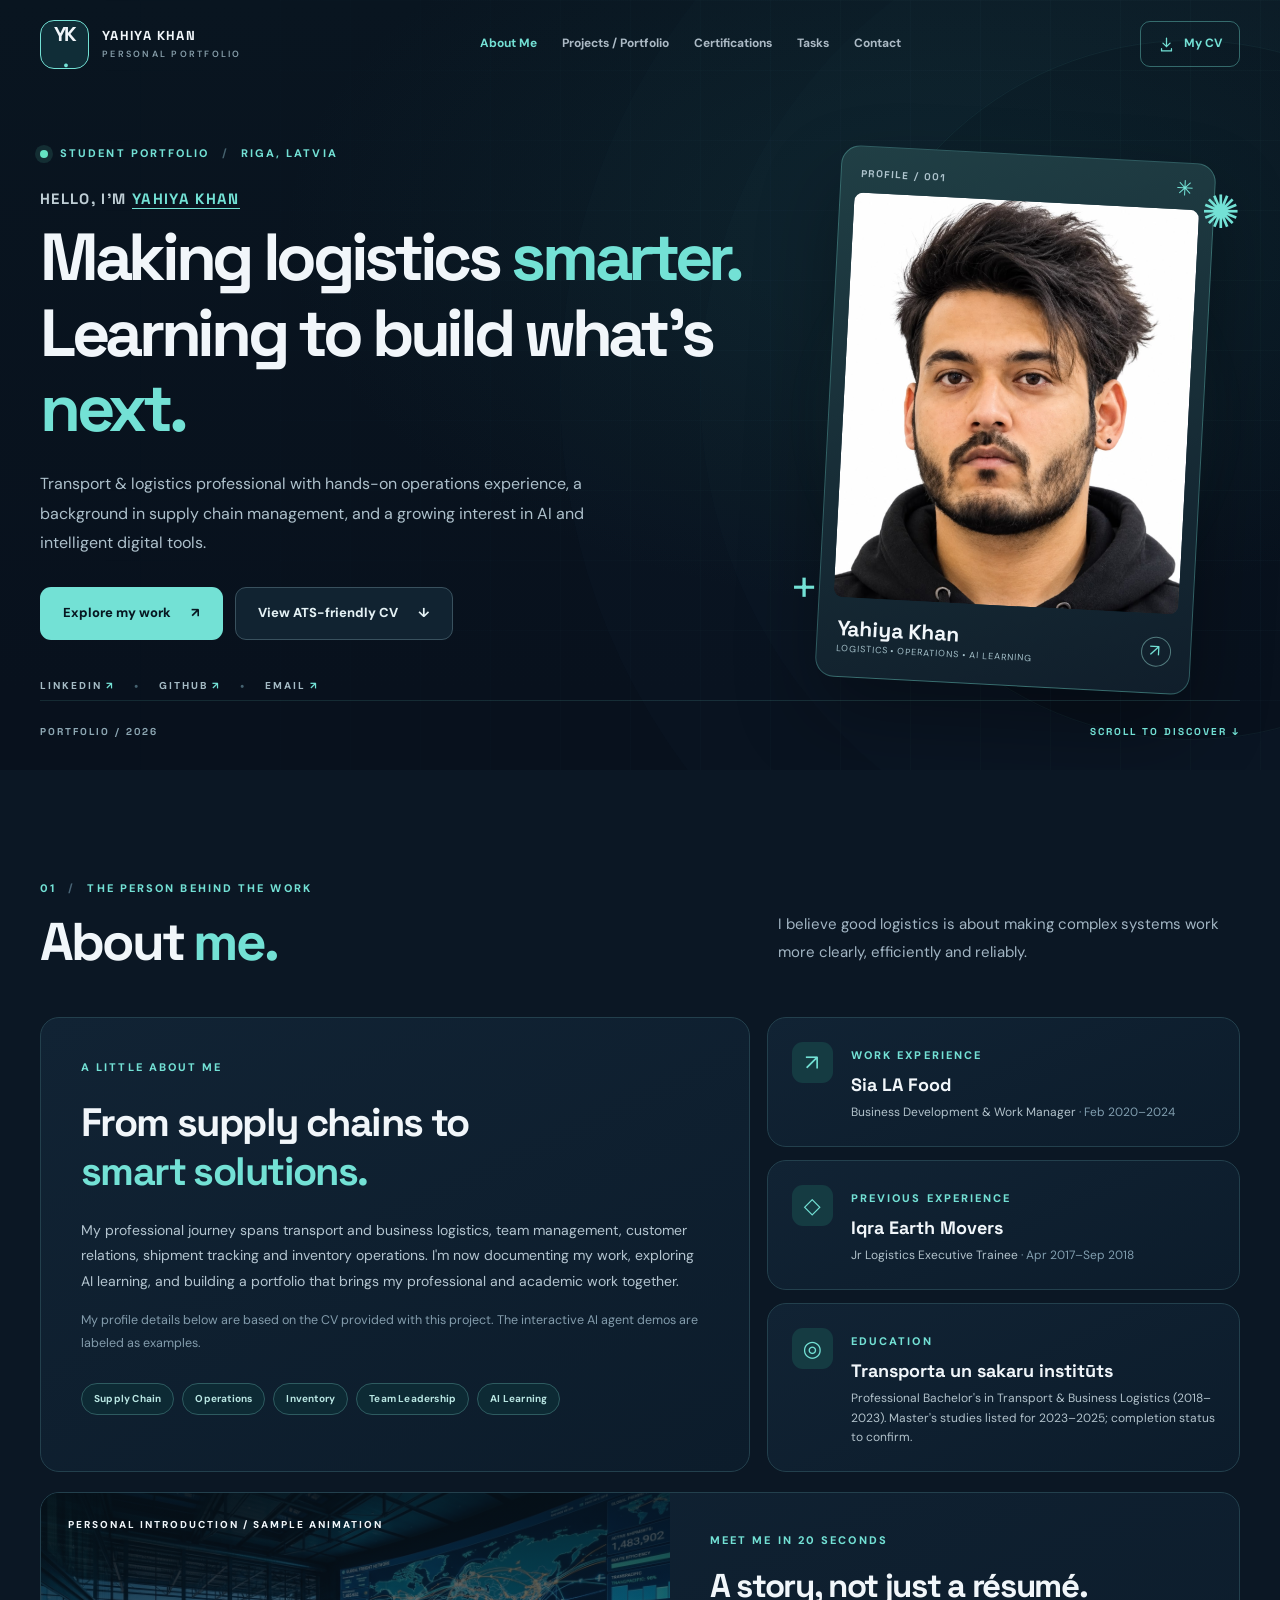
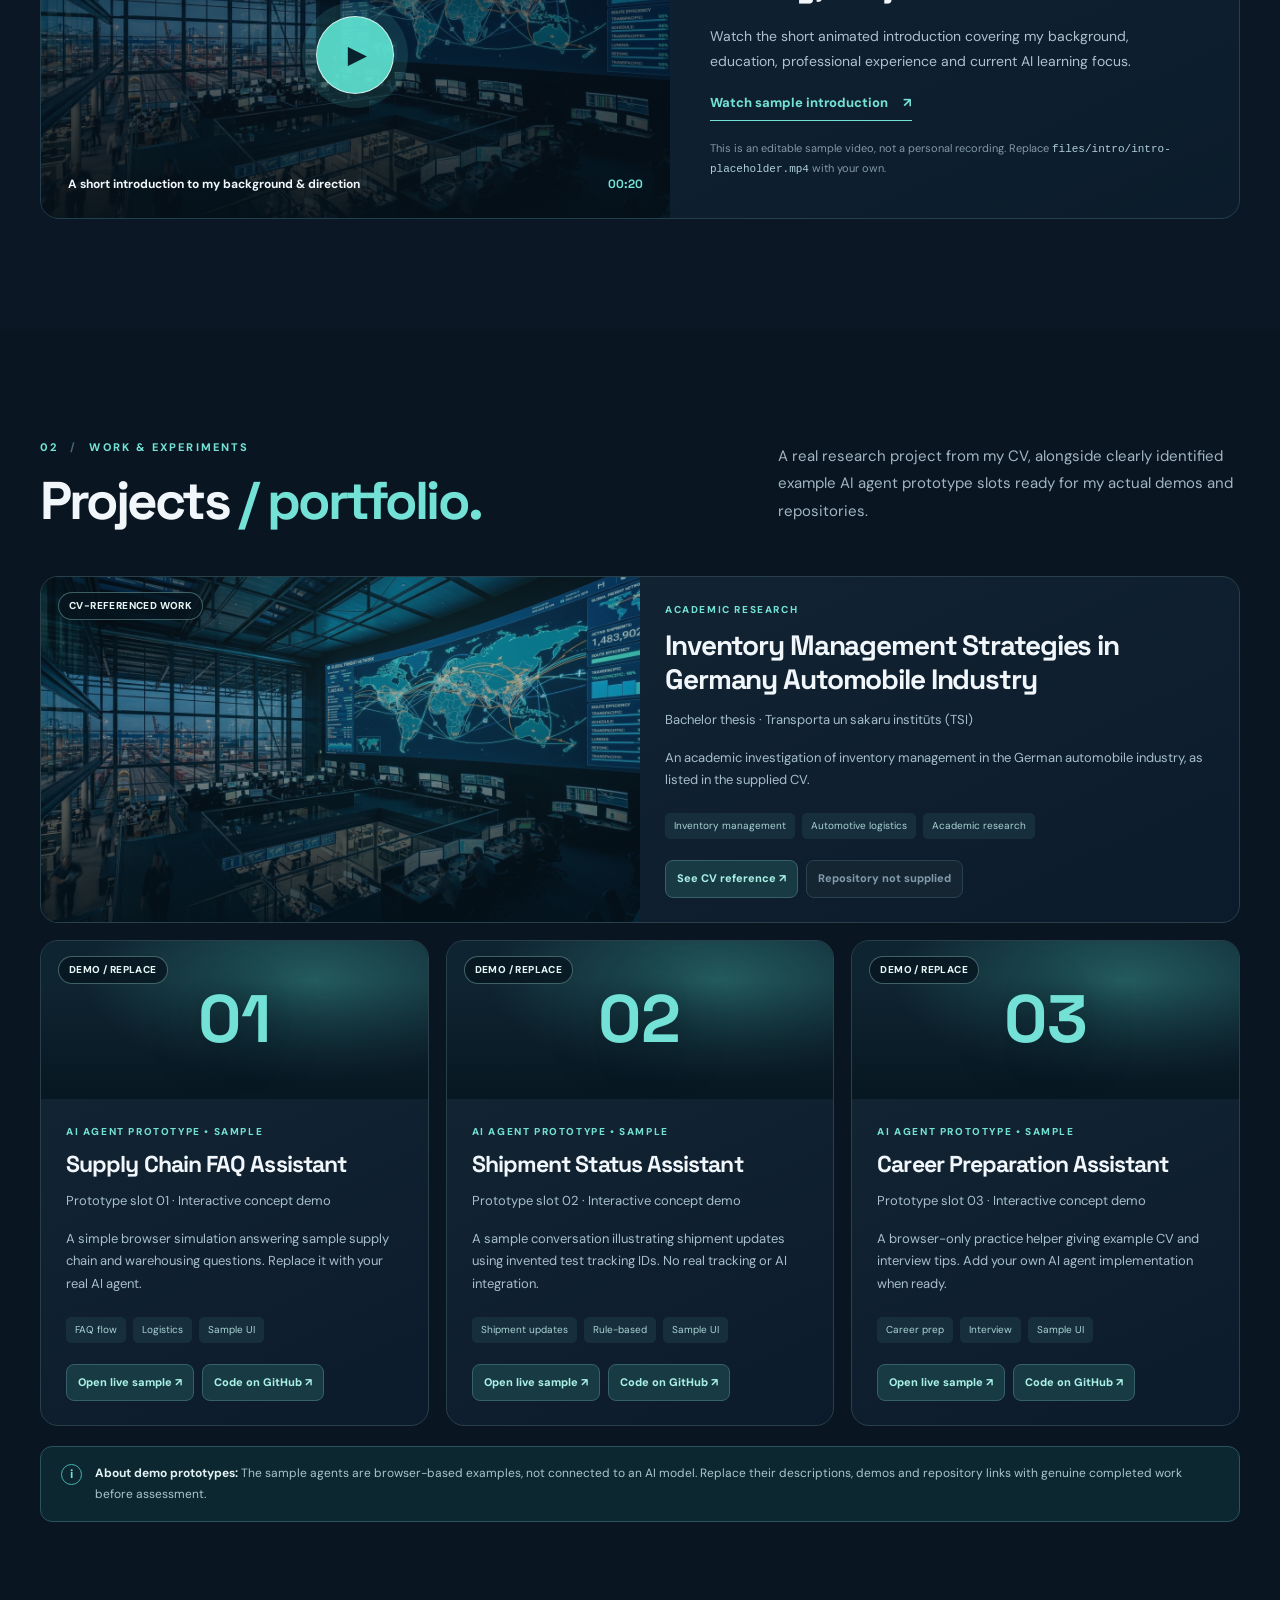
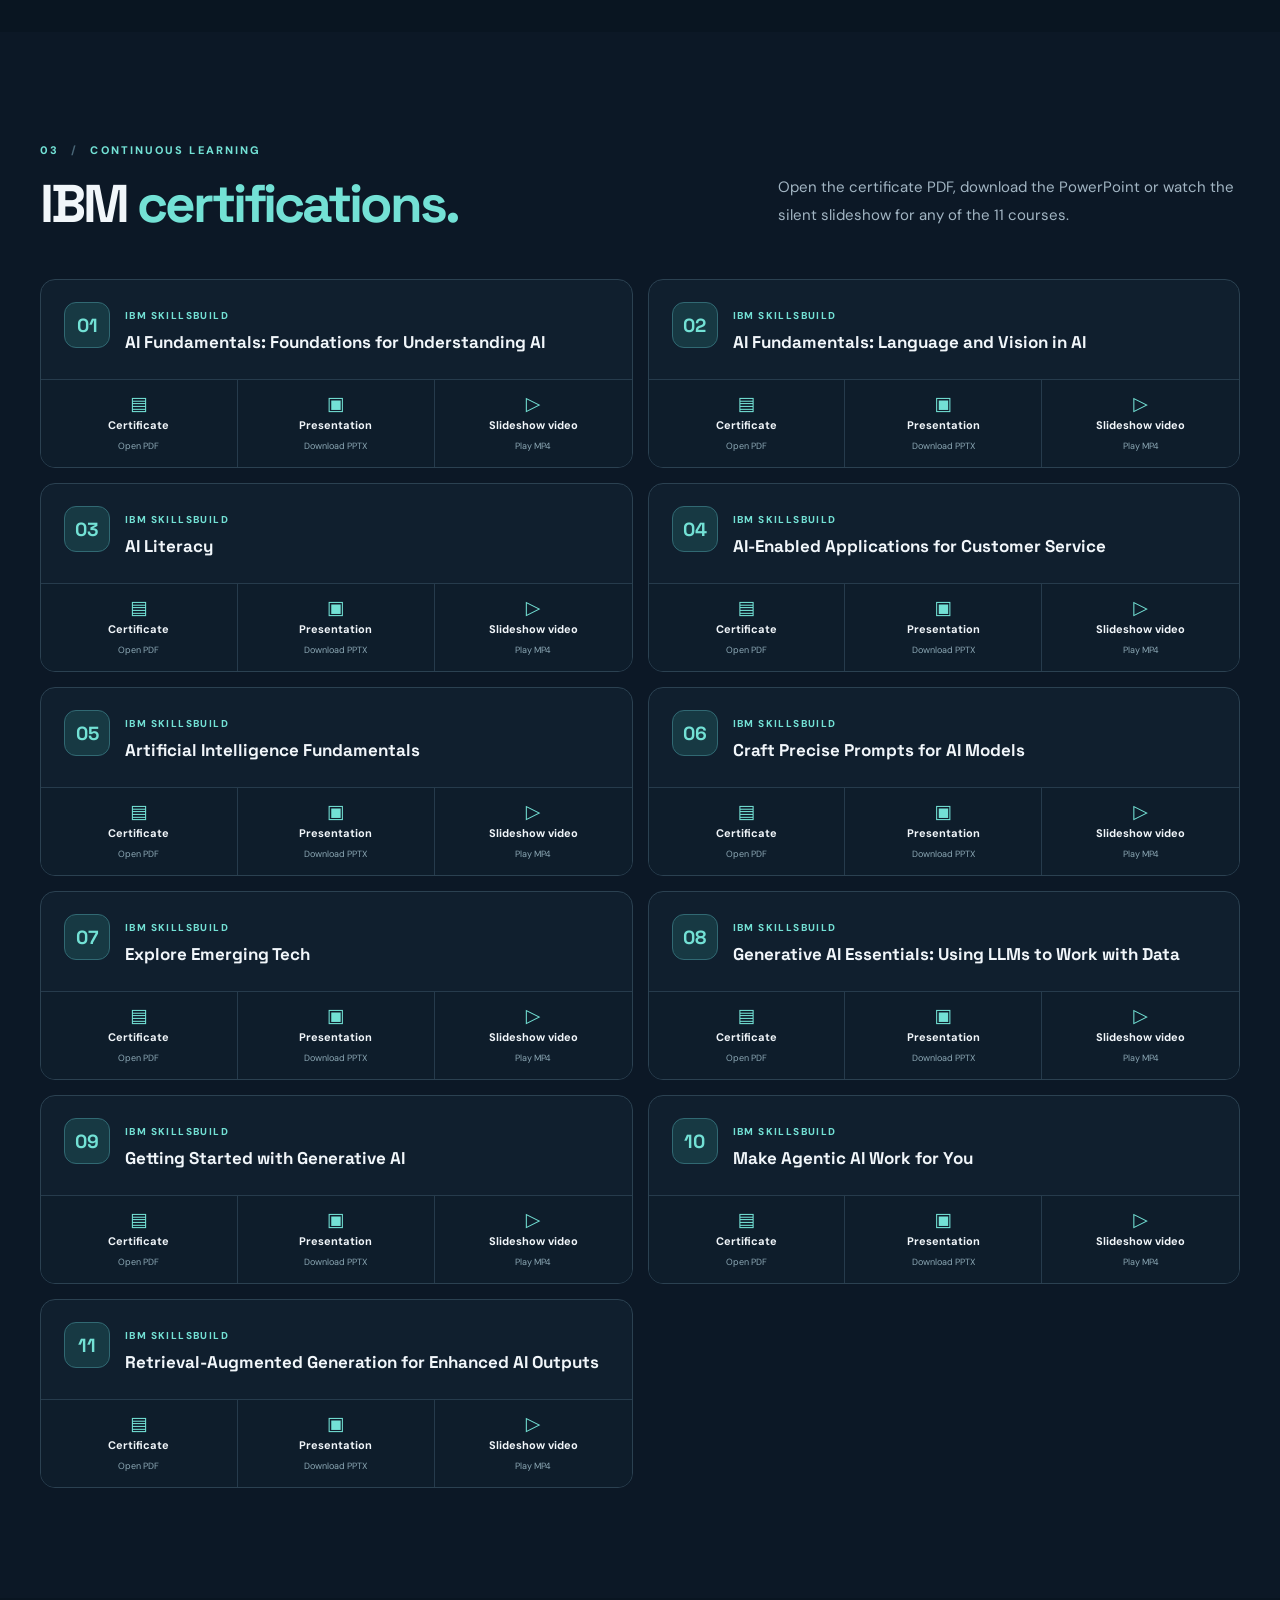
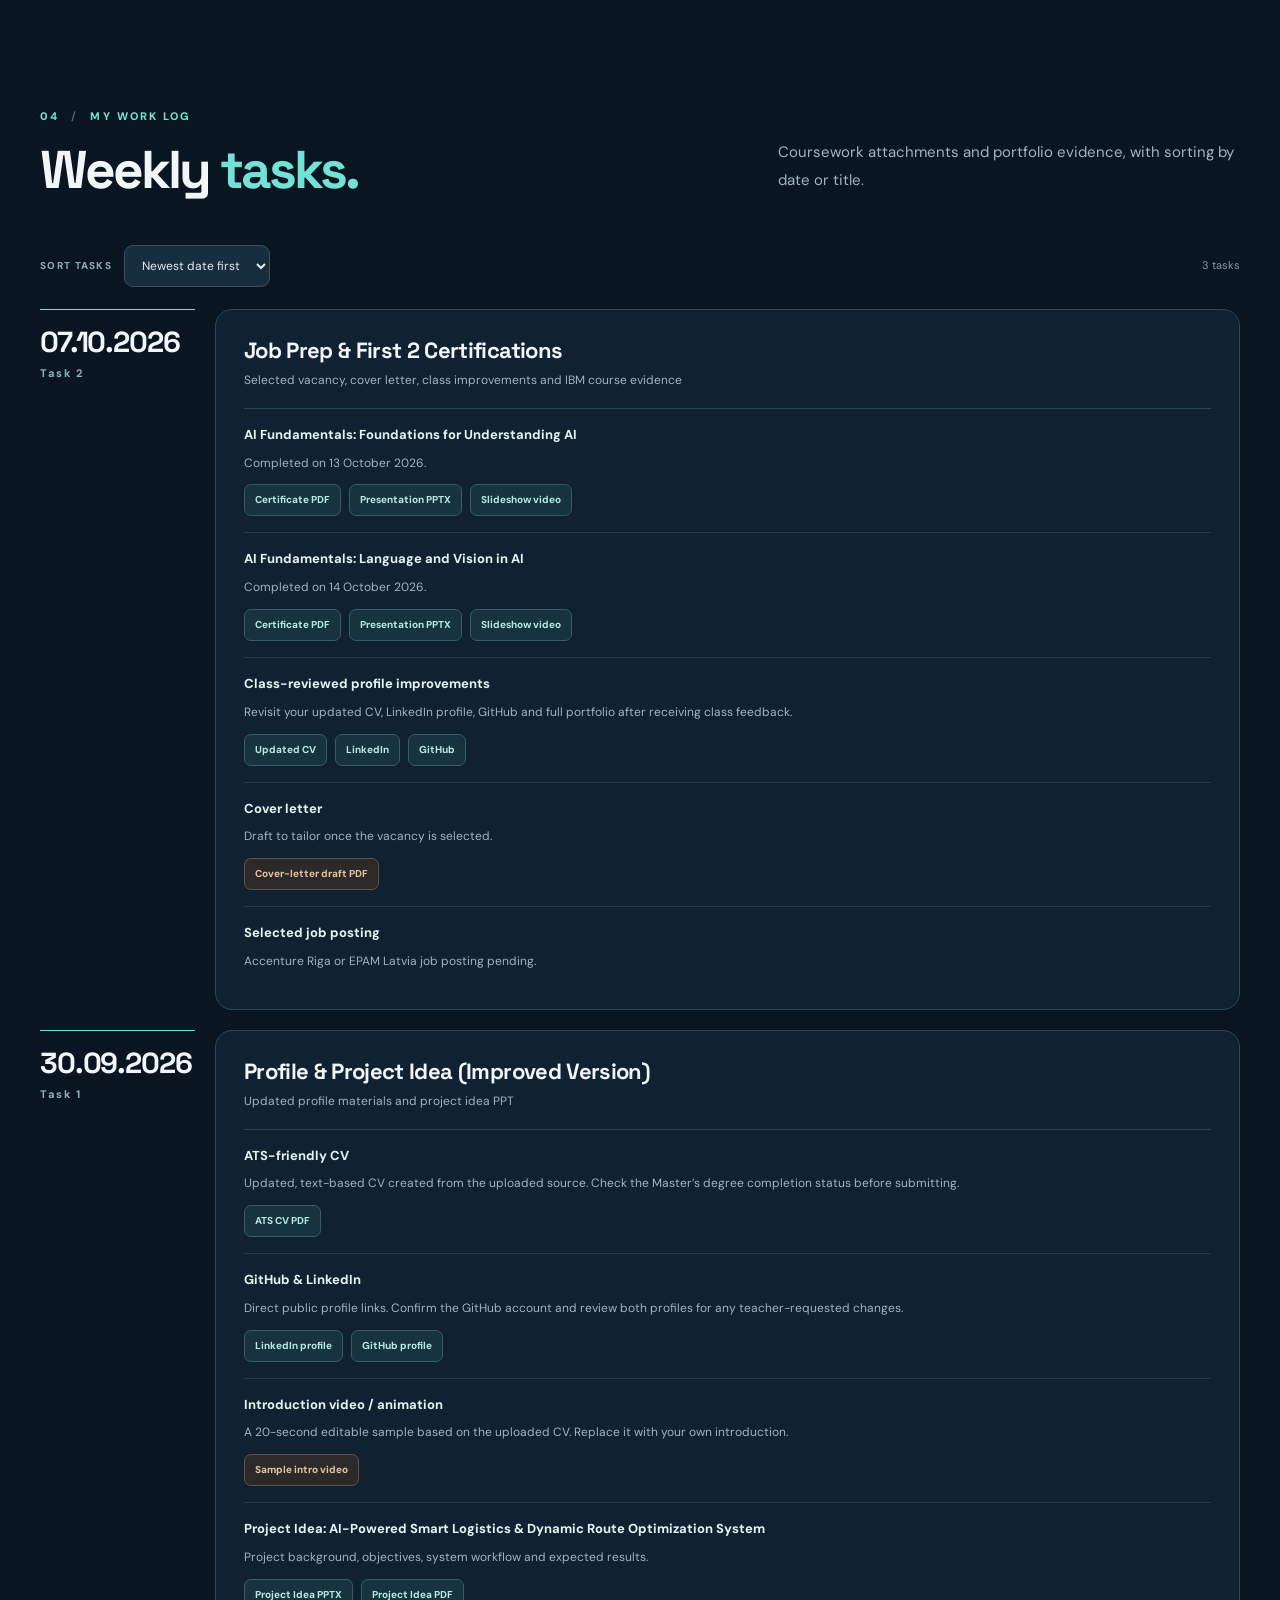
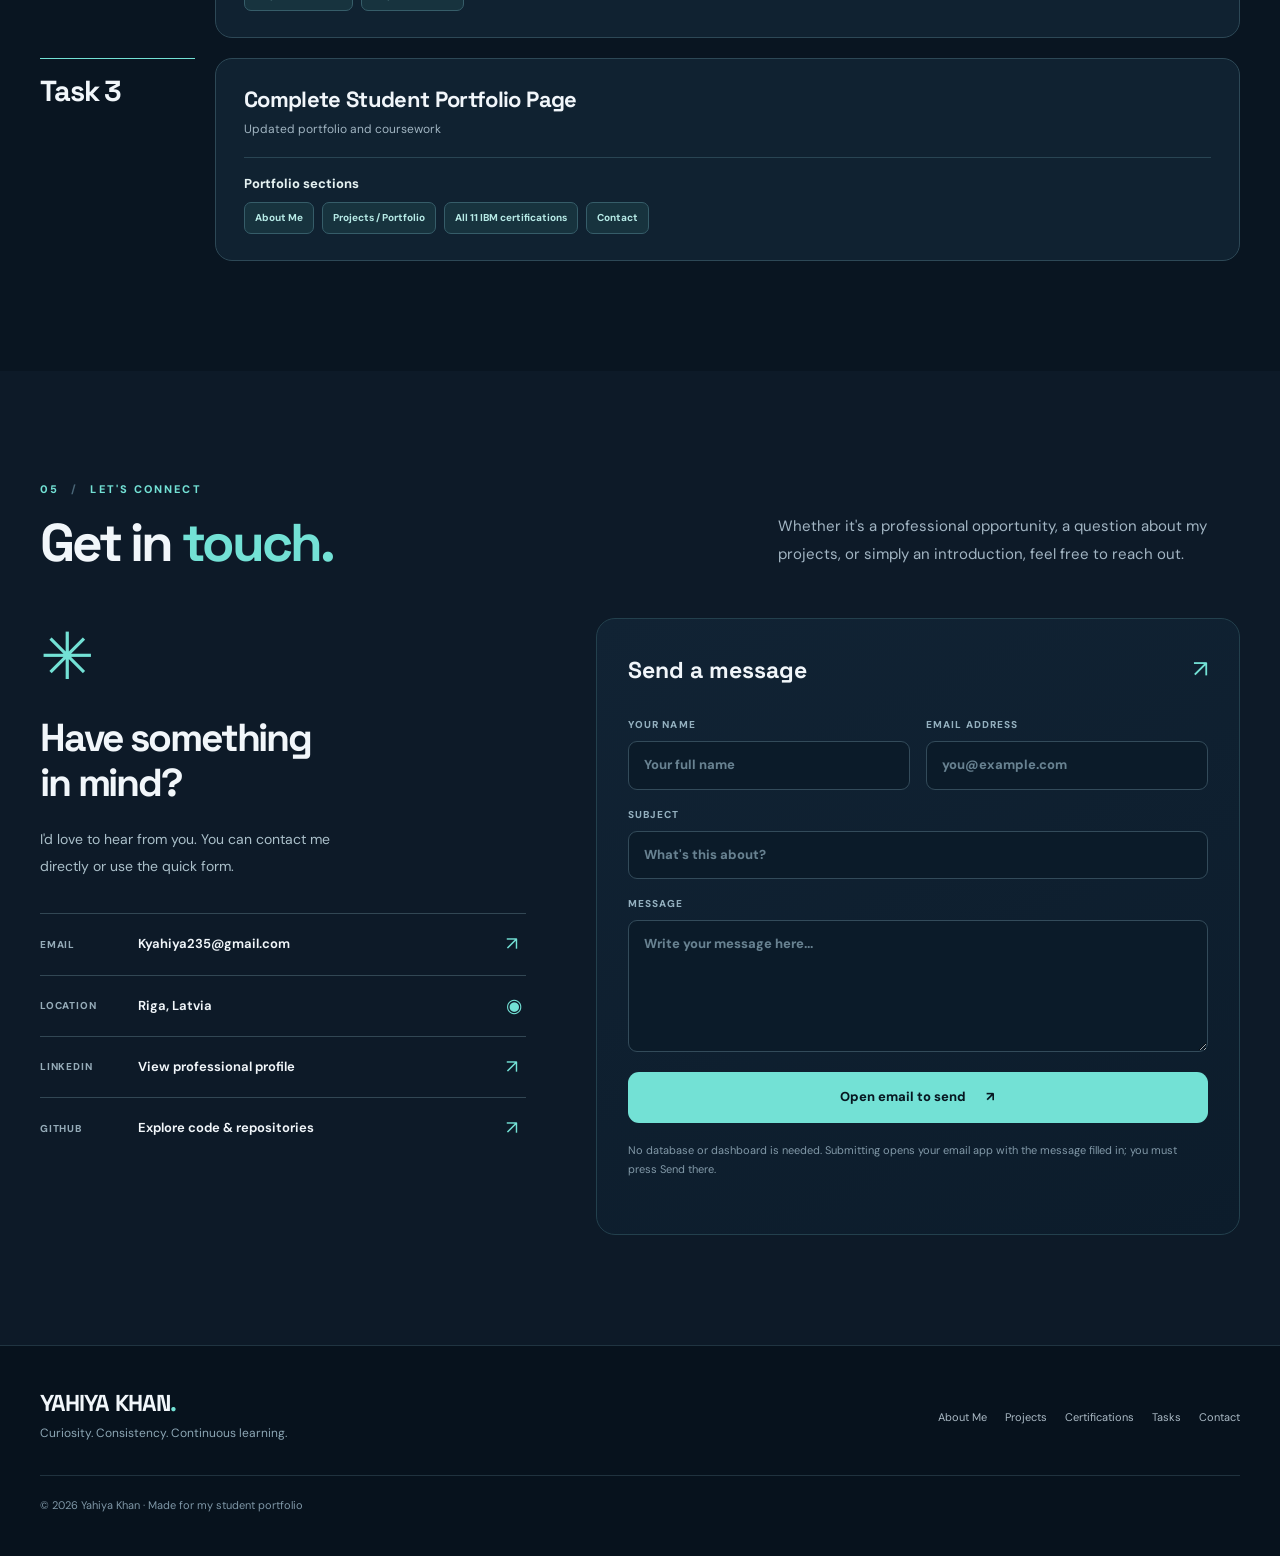
<file: index.html>
<!doctype html>
<html lang="en">
<head>
  <meta charset="utf-8">
  <meta name="viewport" content="width=device-width, initial-scale=1">
  <meta name="theme-color" content="#071421">
  <meta name="description" content="Yahiya Khan — transport and logistics professional, academic portfolio, IBM AI course presentations and student work.">
  <title>Yahiya Khan | Student & Professional Portfolio</title>
  <link rel="preconnect" href="https://fonts.googleapis.com">
  <link rel="preconnect" href="https://fonts.gstatic.com" crossorigin>
  <link href="https://fonts.googleapis.com/css2?family=DM+Sans:wght@400;500;600;700&family=Space+Grotesk:wght@400;500;600;700&display=swap" rel="stylesheet">
  <link rel="stylesheet" href="assets/style.css">
  <script src="assets/content.js" defer></script>
  <script src="assets/site.js" defer></script>
</head>
<body>
  <a class="skip-link" href="#about">Skip to content</a>
  <div id="scroll-progress" aria-hidden="true"></div>
  <header class="site-header" id="site-header">
    <div class="wrap header-inner">
      <a href="#about" class="brand" aria-label="Yahiya Khan — back to top"><span class="brand-icon">YK<span class="brand-dot">.</span></span><span class="brand-name">YAHIYA KHAN <small>PERSONAL PORTFOLIO</small></span></a>
      <nav class="desktop-nav" aria-label="Main navigation">
        <a href="#about" class="nav-active">About Me</a>
        <a href="#projects">Projects / Portfolio</a>
        <a href="#certifications">Certifications</a>
        <a href="#tasks">Tasks</a>
        <a href="#contact">Contact</a>
      </nav>
      <div class="header-actions"><a class="header-cv" href="files/cv/Yahiya_Khan_ATS_CV.pdf" target="_blank" rel="noopener"><svg viewBox="0 0 24 24" aria-hidden="true"><path d="M12 3v12m0 0 5-5m-5 5-5-5M5 18v3h14v-3"/></svg><span>My CV</span></a>
        <button type="button" id="menu-toggle" class="menu-toggle" aria-expanded="false" aria-controls="mobile-nav" aria-label="Open menu"><span></span><span></span><span></span></button>
      </div>
    </div>
    <nav class="mobile-nav" id="mobile-nav" aria-label="Mobile navigation" hidden>
      <a href="#about">About Me</a><a href="#projects">Projects / Portfolio</a><a href="#certifications">Certifications</a><a href="#tasks">Tasks</a><a href="#contact">Contact</a>
    </nav>
  </header>
  <main>
    <section class="hero section-anchor" id="about" aria-labelledby="hero-heading">
      <div class="hero-light" aria-hidden="true"></div>
      <div class="wrap hero-inner">
        <div class="hero-copy">
          <div class="eyebrow"><span class="live-dot"></span> STUDENT PORTFOLIO <span class="eyebrow-divider">/</span> RIGA, LATVIA</div>
          <p class="intro-line">HELLO, I'M <span class="intro-underline">YAHIYA KHAN</span></p>
          <h1 id="hero-heading">Making logistics <em>smarter.</em><br>Learning to build what’s <em>next.</em></h1>
          <p class="hero-description">Transport &amp; logistics professional with hands-on operations experience, a background in supply chain management, and a growing interest in AI and intelligent digital tools.</p>
          <div class="hero-actions">
            <a class="button button-primary" href="#projects">Explore my work <span aria-hidden="true">↗</span></a>
            <a class="button button-outline" href="files/cv/Yahiya_Khan_ATS_CV.pdf" target="_blank" rel="noopener">View ATS-friendly CV <span aria-hidden="true">↓</span></a>
          </div>
          <div class="hero-social" aria-label="Social profiles">
            <a href="https://www.linkedin.com/in/yahiya-khan-008b30176" target="_blank" rel="noopener noreferrer">LINKEDIN <span aria-hidden="true">↗</span></a>
            <span class="hero-dot">•</span>
            <a href="https://github.com/kyahiya235-ops" target="_blank" rel="noopener noreferrer">GITHUB <span aria-hidden="true">↗</span></a>
            <span class="hero-dot">•</span>
            <a href="mailto:Kyahiya235@gmail.com">EMAIL <span aria-hidden="true">↗</span></a>
          </div>
        </div>
        <div class="hero-visual" aria-label="Portrait of Yahiya Khan">
          <div class="portrait-ambient"></div>
          <div class="portrait-card">
            <div class="portrait-topline"><span>PROFILE / 001</span><span class="tiny-asterisk">✳</span></div>
            <img class="portrait-photo" src="images/profile.jpeg" alt="Profile photograph from Yahiya Khan's uploaded portfolio" loading="eager">
            <div class="portrait-bottom"><div><strong>Yahiya Khan</strong><span>LOGISTICS • OPERATIONS • AI LEARNING</span></div><span class="portrait-location">↗</span></div>
          </div>
          <span class="orbit orbit-one" aria-hidden="true">✺</span><span class="orbit orbit-two" aria-hidden="true">+</span>
        </div>
      </div>
      <div class="wrap hero-index"><span>PORTFOLIO / 2026</span><a href="#about-details">SCROLL TO DISCOVER <span aria-hidden="true">↓</span></a></div>
    </section>

    <section class="about-section section-block" id="about-details" aria-labelledby="about-heading">
      <div class="wrap">
        <div class="section-heading two-col-heading"><div><p class="section-kicker">01 <span>/</span> THE PERSON BEHIND THE WORK</p><h2 id="about-heading">About <span>me.</span></h2></div><p class="section-description">I believe good logistics is about making complex systems work more clearly, efficiently and reliably.</p></div>
        <div class="about-grid">
          <article class="panel about-bio"><span class="card-eyebrow">A LITTLE ABOUT ME</span><h3>From supply chains to<br><span>smart solutions.</span></h3><p>My professional journey spans transport and business logistics, team management, customer relations, shipment tracking and inventory operations. I'm now documenting my work, exploring AI learning, and building a portfolio that brings my professional and academic work together.</p><p class="text-muted">My profile details below are based on the CV provided with this project. The interactive AI agent demos are labeled as examples.</p>
            <div class="tag-list"><span>Supply Chain</span><span>Operations</span><span>Inventory</span><span>Team Leadership</span><span>AI Learning</span></div>
          </article>
          <div class="about-side">
            <article class="panel mini-card"><div class="mini-icon">↗</div><div><span class="card-eyebrow">WORK EXPERIENCE</span><h3>Sia LA Food</h3><p>Business Development &amp; Work Manager <span>· Feb 2020–2024</span></p></div></article>
            <article class="panel mini-card"><div class="mini-icon">◇</div><div><span class="card-eyebrow">PREVIOUS EXPERIENCE</span><h3>Iqra Earth Movers</h3><p>Jr Logistics Executive Trainee <span>· Apr 2017–Sep 2018</span></p></div></article>
            <article class="panel mini-card"><div class="mini-icon">◎</div><div><span class="card-eyebrow">EDUCATION</span><h3>Transporta un sakaru institūts</h3><p>Professional Bachelor's in Transport &amp; Business Logistics (2018–2023). Master's studies listed for 2023–2025; completion status to confirm.</p></div></article>
          </div>
        </div>
        <div class="intro-feature panel" id="intro">
          <div class="intro-video-preview"><img src="images/logistics-background.jpg" alt="Abstract logistics network" loading="lazy"><div class="video-scrim"></div><span class="video-overline">PERSONAL INTRODUCTION / SAMPLE ANIMATION</span><button class="play-circle" id="play-intro" type="button" aria-label="Play Yahiya Khan's sample introductory video"><span>▶</span></button><span class="video-caption">A short introduction to my background &amp; direction <span>00:20</span></span></div>
          <div class="intro-feature-copy"><span class="card-eyebrow">MEET ME IN 20 SECONDS</span><h3>A story, not just a résumé.</h3><p>Watch the short animated introduction covering my background, education, professional experience and current AI learning focus.</p><button class="inline-link" id="play-intro-alt" type="button">Watch sample introduction <span aria-hidden="true">↗</span></button><p class="helper-note">This is an editable sample video, not a personal recording. Replace <code>files/intro/intro-placeholder.mp4</code> with your own.</p></div>
        </div>
      </div>
    </section>

    <section class="projects-section section-block section-anchor" id="projects" aria-labelledby="projects-heading">
      <div class="wrap"><div class="section-heading two-col-heading"><div><p class="section-kicker">02 <span>/</span> WORK &amp; EXPERIMENTS</p><h2 id="projects-heading">Projects <span>/ portfolio.</span></h2></div><p class="section-description">A real research project from my CV, alongside clearly identified example AI agent prototype slots ready for my actual demos and repositories.</p></div>
        <div class="project-grid" id="project-grid"></div>
        <div class="info-strip"><span class="info-icon">i</span><p><strong>About demo prototypes:</strong> The sample agents are browser-based examples, not connected to an AI model. Replace their descriptions, demos and repository links with genuine completed work before assessment.</p></div>
      </div>
    </section>

    <section class="cert-section section-block section-anchor" id="certifications" aria-labelledby="cert-heading">
      <div class="wrap"><div class="section-heading two-col-heading"><div><p class="section-kicker">03 <span>/</span> CONTINUOUS LEARNING</p><h2 id="cert-heading">IBM <span>certifications.</span></h2></div><p class="section-description">Open the certificate PDF, download the PowerPoint or watch the silent slideshow for any of the 11 courses.</p></div>
        <div class="cert-grid" id="cert-grid"></div>
      </div>
    </section>

    <section class="tasks-section section-block section-anchor" id="tasks" aria-labelledby="tasks-heading">
      <div class="wrap"><div class="section-heading two-col-heading"><div><p class="section-kicker">04 <span>/</span> MY WORK LOG</p><h2 id="tasks-heading">Weekly <span>tasks.</span></h2></div><p class="section-description">Coursework attachments and portfolio evidence, with sorting by date or title.</p></div>
        <div class="tasks-toolbar"><label for="tasks-sort">SORT TASKS</label><select id="tasks-sort" aria-label="Sort tasks"><option value="newest">Newest date first</option><option value="oldest">Oldest date first</option><option value="title">Title A–Z</option></select><span id="task-count" aria-live="polite"></span></div>
        <div id="tasks-list" class="tasks-list"></div>
      </div>
    </section>

    <section class="contact-section section-block section-anchor" id="contact" aria-labelledby="contact-heading">
      <div class="wrap"><div class="section-heading two-col-heading"><div><p class="section-kicker">05 <span>/</span> LET'S CONNECT</p><h2 id="contact-heading">Get in <span>touch.</span></h2></div><p class="section-description">Whether it's a professional opportunity, a question about my projects, or simply an introduction, feel free to reach out.</p></div>
        <div class="contact-grid"><div class="contact-details"><div class="contact-symbol">✳</div><h3>Have something<br>in mind?</h3><p>I'd love to hear from you. You can contact me directly or use the quick form.</p><a href="mailto:Kyahiya235@gmail.com" class="contact-link"><span>EMAIL</span><strong>Kyahiya235@gmail.com</strong><span>↗</span></a><div class="contact-link"><span>LOCATION</span><strong>Riga, Latvia</strong><span>◉</span></div><a href="https://www.linkedin.com/in/yahiya-khan-008b30176" target="_blank" rel="noopener noreferrer" class="contact-link"><span>LINKEDIN</span><strong>View professional profile</strong><span>↗</span></a><a href="https://github.com/kyahiya235-ops" target="_blank" rel="noopener noreferrer" class="contact-link"><span>GITHUB</span><strong>Explore code &amp; repositories</strong><span>↗</span></a></div>
          <form class="contact-form panel" id="contact-form"><div class="form-top"><h3>Send a message</h3><span>↗</span></div><div class="form-row"><label>YOUR NAME <input type="text" name="name" placeholder="Your full name" autocomplete="name" required maxlength="90"></label><label>EMAIL ADDRESS <input type="email" name="email" placeholder="you@example.com" autocomplete="email" required maxlength="120"></label></div><label>SUBJECT <input type="text" name="subject" placeholder="What's this about?" required maxlength="160"></label><label>MESSAGE <textarea name="message" rows="5" placeholder="Write your message here..." required maxlength="3000"></textarea></label><button class="button button-primary form-submit" type="submit">Open email to send <span aria-hidden="true">↗</span></button><p class="helper-note">No database or dashboard is needed. Submitting opens your email app with the message filled in; you must press Send there.</p><p class="form-status" id="form-status" role="status" aria-live="polite"></p></form>
        </div>
      </div>
    </section>
  </main>
  <footer class="site-footer"><div class="wrap footer-inner"><div><strong>YAHIYA KHAN<span>.</span></strong><p>Curiosity. Consistency. Continuous learning.</p></div><div class="footer-nav"><a href="#about">About Me</a><a href="#projects">Projects</a><a href="#certifications">Certifications</a><a href="#tasks">Tasks</a><a href="#contact">Contact</a></div><div class="footer-bottom">© <span id="year">2026</span> Yahiya Khan · Made for my student portfolio</div></div></footer>

  <dialog class="video-dialog" id="video-dialog" aria-label="Introduction video"><div class="dialog-head"><strong>Introduction video · sample</strong><button id="close-intro" type="button" aria-label="Close video">✕</button></div><video id="intro-player" controls preload="none" playsinline><source src="files/intro/intro-placeholder.mp4" type="video/mp4">Your browser does not support HTML5 video.</video><p>Sample animation based on the uploaded CV. Replace the video file with your own introduction.</p></dialog>
</body>
</html>
</file>
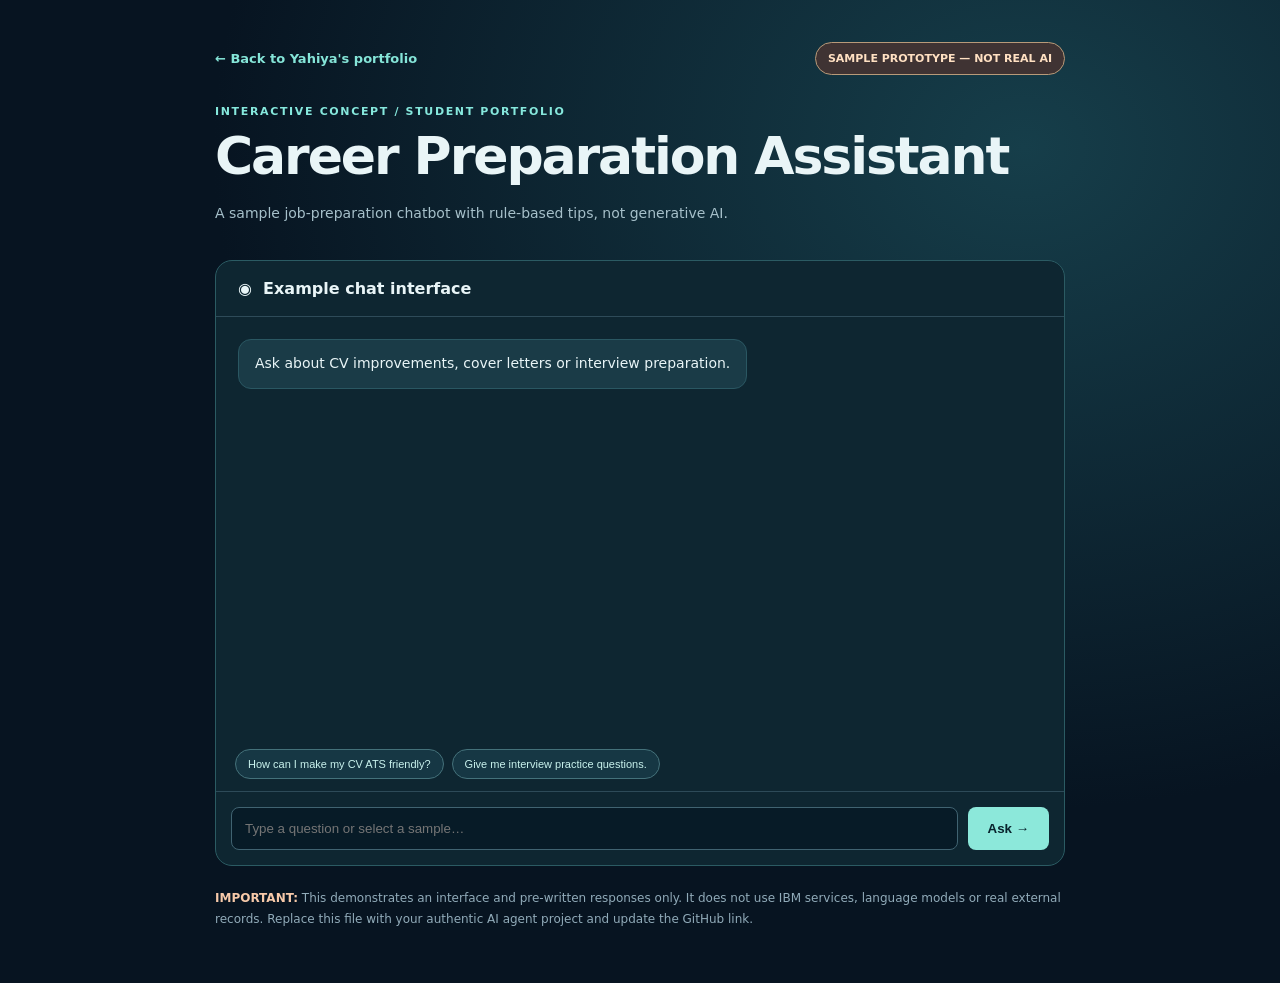
<file: demos/career-prep.html>
<!doctype html><html lang="en"><head><meta charset="utf-8"><meta name="viewport" content="width=device-width,initial-scale=1"><meta name="description" content="Example interactive prototype; rule-based demonstration, not a real AI agent."><title>Career Preparation Assistant | Sample Portfolio Demo</title><link rel="stylesheet" href="../assets/demo.css"></head><body><main class="shell"><div class="top"><a href="../index.html#projects" class="back">← Back to Yahiya's portfolio</a><span class="sample">SAMPLE PROTOTYPE — NOT REAL AI</span></div><header class="header"><div class="eyebrow">INTERACTIVE CONCEPT / STUDENT PORTFOLIO</div><h1>Career Preparation Assistant</h1><p>A sample job-preparation chatbot with rule-based tips, not generative AI.</p></header><section class="chatbox" aria-label="Sample assistant"><div class="chat-top">◉&nbsp; Example chat interface</div><div class="messages" id="messages" aria-live="polite"></div><div class="prompt-row"><button class="prompt" type="button" data-prompt="How can I make my CV ATS friendly?">How can I make my CV ATS friendly?</button><button class="prompt" type="button" data-prompt="Give me interview practice questions.">Give me interview practice questions.</button></div><form class="compose" id="compose-form"><input id="message-input" aria-label="Ask the sample assistant" maxlength="500" placeholder="Type a question or select a sample…" required><button type="submit">Ask →</button></form></section><p class="note"><strong>IMPORTANT:</strong> This demonstrates an interface and pre-written responses only. It does not use IBM services, language models or real external records. Replace this file with your authentic AI agent project and update the GitHub link.</p></main><script>window.DEMO_INFO={"id": "career", "welcome": "Ask about CV improvements, cover letters or interview preparation."};</script><script src="../assets/demo.js"></script></body></html>
</file>
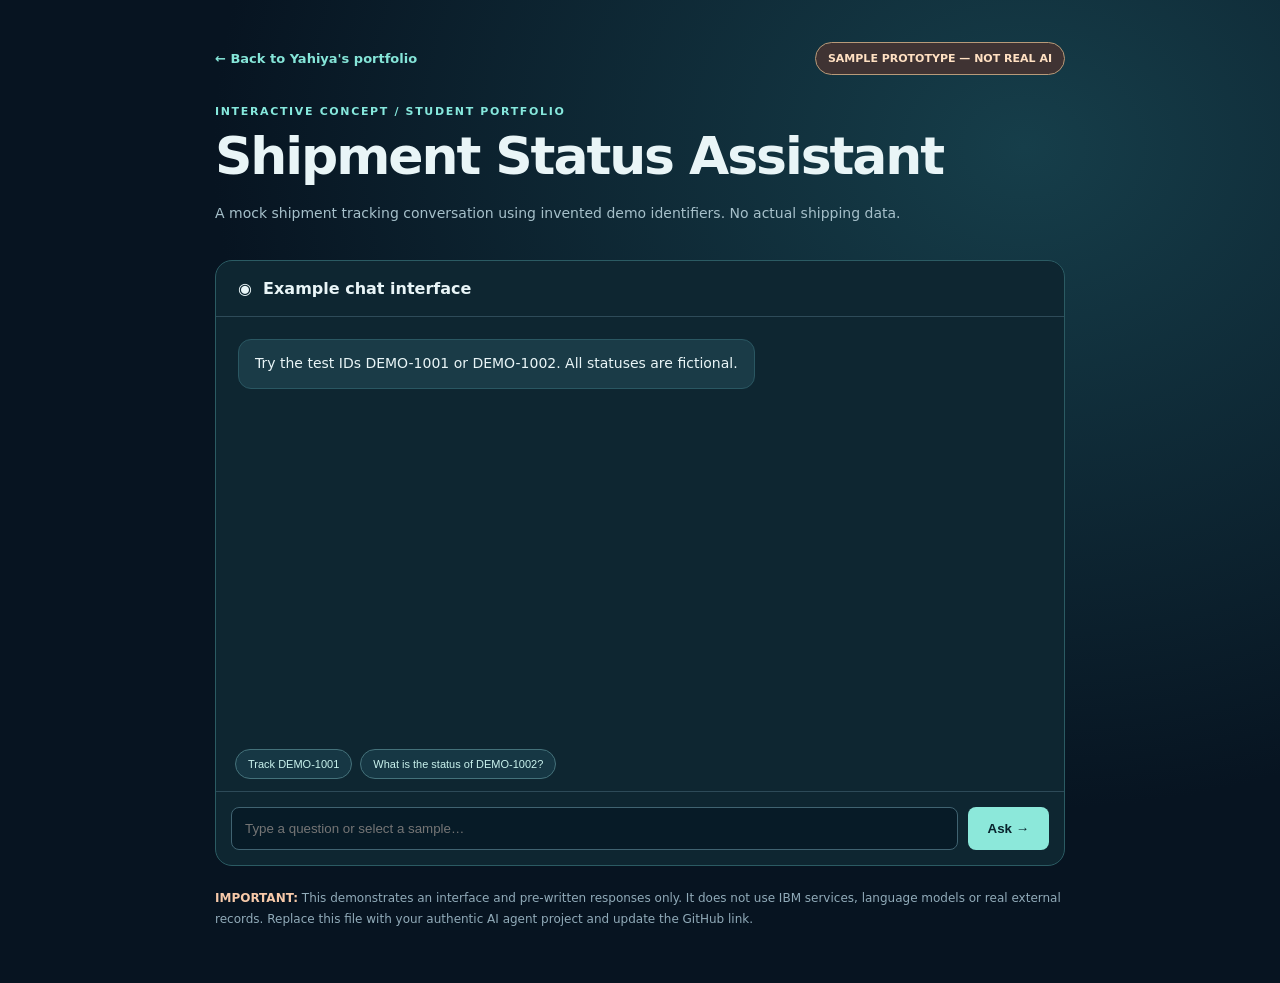
<file: demos/shipment-status.html>
<!doctype html><html lang="en"><head><meta charset="utf-8"><meta name="viewport" content="width=device-width,initial-scale=1"><meta name="description" content="Example interactive prototype; rule-based demonstration, not a real AI agent."><title>Shipment Status Assistant | Sample Portfolio Demo</title><link rel="stylesheet" href="../assets/demo.css"></head><body><main class="shell"><div class="top"><a href="../index.html#projects" class="back">← Back to Yahiya's portfolio</a><span class="sample">SAMPLE PROTOTYPE — NOT REAL AI</span></div><header class="header"><div class="eyebrow">INTERACTIVE CONCEPT / STUDENT PORTFOLIO</div><h1>Shipment Status Assistant</h1><p>A mock shipment tracking conversation using invented demo identifiers. No actual shipping data.</p></header><section class="chatbox" aria-label="Sample assistant"><div class="chat-top">◉&nbsp; Example chat interface</div><div class="messages" id="messages" aria-live="polite"></div><div class="prompt-row"><button class="prompt" type="button" data-prompt="Track DEMO-1001">Track DEMO-1001</button><button class="prompt" type="button" data-prompt="What is the status of DEMO-1002?">What is the status of DEMO-1002?</button></div><form class="compose" id="compose-form"><input id="message-input" aria-label="Ask the sample assistant" maxlength="500" placeholder="Type a question or select a sample…" required><button type="submit">Ask →</button></form></section><p class="note"><strong>IMPORTANT:</strong> This demonstrates an interface and pre-written responses only. It does not use IBM services, language models or real external records. Replace this file with your authentic AI agent project and update the GitHub link.</p></main><script>window.DEMO_INFO={"id": "shipment", "welcome": "Try the test IDs DEMO-1001 or DEMO-1002. All statuses are fictional."};</script><script src="../assets/demo.js"></script></body></html>
</file>
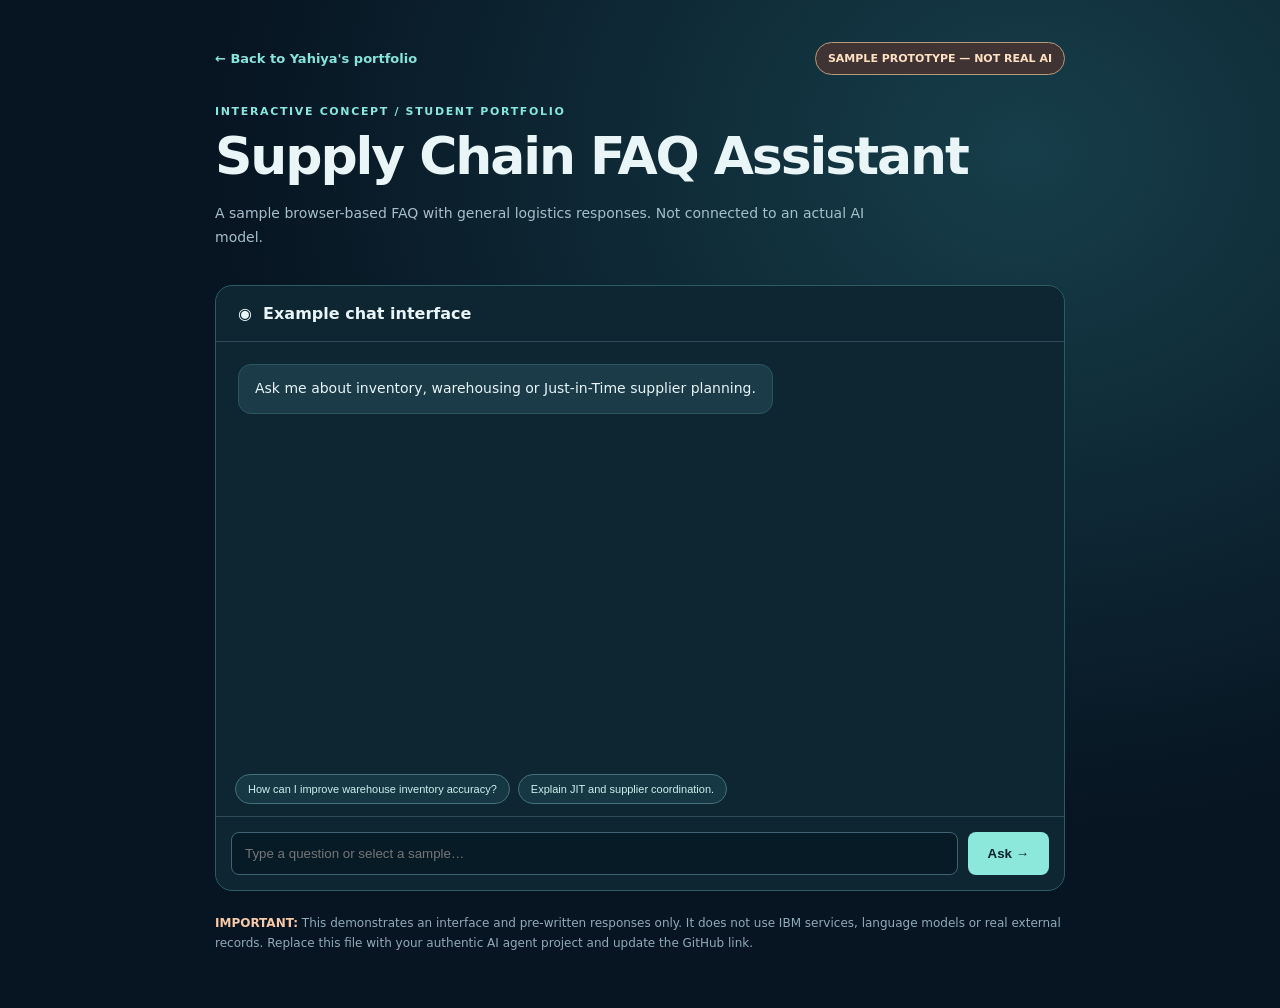
<file: demos/supply-chain-faq.html>
<!doctype html><html lang="en"><head><meta charset="utf-8"><meta name="viewport" content="width=device-width,initial-scale=1"><meta name="description" content="Example interactive prototype; rule-based demonstration, not a real AI agent."><title>Supply Chain FAQ Assistant | Sample Portfolio Demo</title><link rel="stylesheet" href="../assets/demo.css"></head><body><main class="shell"><div class="top"><a href="../index.html#projects" class="back">← Back to Yahiya's portfolio</a><span class="sample">SAMPLE PROTOTYPE — NOT REAL AI</span></div><header class="header"><div class="eyebrow">INTERACTIVE CONCEPT / STUDENT PORTFOLIO</div><h1>Supply Chain FAQ Assistant</h1><p>A sample browser-based FAQ with general logistics responses. Not connected to an actual AI model.</p></header><section class="chatbox" aria-label="Sample assistant"><div class="chat-top">◉&nbsp; Example chat interface</div><div class="messages" id="messages" aria-live="polite"></div><div class="prompt-row"><button class="prompt" type="button" data-prompt="How can I improve warehouse inventory accuracy?">How can I improve warehouse inventory accuracy?</button><button class="prompt" type="button" data-prompt="Explain JIT and supplier coordination.">Explain JIT and supplier coordination.</button></div><form class="compose" id="compose-form"><input id="message-input" aria-label="Ask the sample assistant" maxlength="500" placeholder="Type a question or select a sample…" required><button type="submit">Ask →</button></form></section><p class="note"><strong>IMPORTANT:</strong> This demonstrates an interface and pre-written responses only. It does not use IBM services, language models or real external records. Replace this file with your authentic AI agent project and update the GitHub link.</p></main><script>window.DEMO_INFO={"id": "faq", "welcome": "Ask me about inventory, warehousing or Just-in-Time supplier planning."};</script><script src="../assets/demo.js"></script></body></html>
</file>
<file: assets/style.css>
:root{--bg:#08111d;--bg2:#0c1826;--panel:#101f2e;--panel2:#132334;--text:#f1f6fa;--muted:#91a3b4;--line:#203343;--mint:#73e1d5;--cyan:#43cfc9;--warm:#f9c99f;--font:'DM Sans',system-ui,-apple-system,sans-serif;--display:'Space Grotesk',system-ui,sans-serif}
*{box-sizing:border-box}html{scroll-behavior:smooth;scroll-padding-top:85px}body{margin:0;background:var(--bg);color:var(--text);font-family:var(--font);font-size:15px;line-height:1.6;overflow-x:hidden}::selection{background:rgba(115,225,213,.27);color:white}a{color:inherit;text-decoration:none}button,input,select,textarea{font:inherit}button{cursor:pointer}button:focus-visible,a:focus-visible,input:focus-visible,select:focus-visible,textarea:focus-visible{outline:2px solid var(--mint);outline-offset:4px}img{max-width:100%;display:block}svg{display:block}.wrap{width:min(1200px,calc(100% - 64px));margin-inline:auto}.skip-link{position:fixed;top:-100px;left:10px;z-index:200;background:white;color:black;padding:12px 18px}.skip-link:focus{top:10px}.section-anchor{scroll-margin-top:80px}#scroll-progress{height:2px;background:var(--mint);position:fixed;top:0;left:0;z-index:101;width:0;transition:width .1s linear}.site-header{position:fixed;top:2px;left:0;width:100%;z-index:100;border-bottom:1px solid transparent;transition:background .25s,border-color .25s}.site-header.scrolled{background:rgba(8,17,29,.94);backdrop-filter:blur(22px);border-color:var(--line)}.header-inner{min-height:84px;display:flex;align-items:center;gap:30px;justify-content:space-between}.brand{display:flex;align-items:center;gap:13px;white-space:nowrap}.brand-icon{font:700 20px var(--display);letter-spacing:-2px;display:grid;place-items:center;width:49px;height:49px;border:1px solid var(--mint);border-radius:14px;background:#102d37}.brand-dot,.site-footer strong span{color:var(--mint)}.brand-name{font:700 13px var(--display);letter-spacing:.105em;line-height:1.3}.brand-name small{display:block;color:#869da9;font:600 9px var(--font);letter-spacing:.25em;margin-top:4px}.desktop-nav{display:flex;align-items:center;gap:25px}.desktop-nav a{font-size:12px;color:#acbac5;font-weight:700;white-space:nowrap;transition:color .2s}.desktop-nav a:hover,.desktop-nav a.nav-active{color:var(--mint)}.header-actions{display:flex;align-items:center;gap:10px}.header-cv{padding:12px 17px;border:1px solid rgba(115,225,213,.4);color:var(--mint);font-size:12px;font-weight:700;border-radius:10px;display:inline-flex;gap:9px;align-items:center;transition:.2s}.header-cv:hover{background:rgba(115,225,213,.12)}.header-cv svg{width:17px;height:17px;stroke:currentColor;fill:none;stroke-width:1.8;stroke-linecap:round;stroke-linejoin:round}.menu-toggle{display:none;width:40px;height:40px;border:1px solid var(--line);border-radius:10px;background:#10202f;padding:10px;flex-direction:column;justify-content:center;gap:5px}.menu-toggle span{height:2px;background:white;width:100%;display:block}.mobile-nav{background:#0b1826;border-top:1px solid var(--line);padding:12px 32px 24px}.mobile-nav a{display:block;padding:12px 6px;border-bottom:1px solid #1e303d;font-weight:650}.mobile-nav[hidden]{display:none}
.hero{min-height:770px;background:radial-gradient(ellipse at 75% 30%,rgba(30,97,100,.19),transparent 50%),linear-gradient(180deg,#091520,#08111d 90%);position:relative;overflow:hidden;padding:140px 0 30px}.hero:before{content:'';position:absolute;inset:0;background-image:linear-gradient(rgba(106,180,189,.032) 1px,transparent 1px),linear-gradient(90deg,rgba(106,180,189,.032) 1px,transparent 1px);background-size:70px 70px;mask-image:linear-gradient(90deg,transparent 4%,#000 75%)}.hero-light{position:absolute;right:-260px;top:40px;width:700px;height:700px;border-radius:50%;border:1px solid rgba(115,225,213,.06);box-shadow:0 0 0 140px rgba(76,150,161,.017),0 0 0 280px rgba(76,150,161,.016);pointer-events:none}.hero-inner{position:relative;display:grid;grid-template-columns:minmax(0,1.22fr) minmax(360px,.78fr);align-items:center;gap:50px;min-height:560px}.hero-copy{position:relative;z-index:1}.eyebrow,.section-kicker,.card-eyebrow{font-size:11px;font-weight:800;letter-spacing:.19em;color:var(--mint)}.eyebrow{display:flex;align-items:center;gap:12px}.live-dot{height:8px;width:8px;border-radius:50%;background:#64e3c2;box-shadow:0 0 0 5px rgba(100,227,194,.12)}.eyebrow-divider{color:#45616d}.intro-line{font:700 15px var(--display);letter-spacing:.09em;color:#bfced5;margin:27px 0 12px}.intro-underline{color:var(--mint);border-bottom:1px solid var(--mint)}h1,h2,h3,p{margin-top:0}.hero h1{font:700 clamp(42px,5.2vw,73px)/1.13 var(--display);letter-spacing:-.065em;margin-bottom:23px}.hero h1 em{color:var(--mint);font-style:normal}.hero-description{max-width:590px;font-size:16px;line-height:1.85;color:#adc0cb;margin-bottom:29px}.hero-actions{display:flex;flex-wrap:wrap;gap:12px}.button{padding:15px 22px;border-radius:11px;font-size:13px;font-weight:800;display:inline-flex;align-items:center;justify-content:center;gap:20px;border:1px solid transparent;transition:transform .2s,background .2s,border-color .2s}.button:hover{transform:translateY(-2px)}.button-primary{color:#071721;background:var(--mint)}.button-primary:hover{background:#a4f1e9}.button-outline{background:#112331;color:#e4f1f4;border-color:#39515e}.button-outline:hover{background:#1a3240}.hero-social{display:flex;align-items:center;flex-wrap:wrap;gap:19px;margin-top:38px;font-size:10px;letter-spacing:.2em;font-weight:800;color:#a5bbc5}.hero-social a:hover{color:var(--mint)}.hero-social a span{color:var(--mint)}.hero-dot{font-size:11px;color:#456270}.hero-visual{position:relative;display:grid;place-items:center;min-height:490px}.portrait-ambient{position:absolute;inset:2% 3%;border-radius:50%;background:radial-gradient(circle,rgba(115,225,213,.2),transparent 64%);filter:blur(18px)}.portrait-card{position:relative;background:linear-gradient(165deg,#203f45,#101e2b);border:1px solid rgba(115,225,213,.3);border-radius:19px;padding:14px;width:min(375px,100%);box-shadow:0 38px 80px rgba(0,0,0,.32);transform:rotate(3deg);transition:transform .35s}.portrait-card:hover{transform:rotate(0)}.portrait-topline{display:flex;justify-content:space-between;padding:6px 5px 13px;color:#aec4cd;font:700 10px var(--display);letter-spacing:.16em}.tiny-asterisk{font-size:21px;color:var(--mint);line-height:10px}.portrait-photo{aspect-ratio:4/4.7;object-fit:cover;object-position:center 26%;width:100%;border-radius:9px;background:#0b2734}.portrait-bottom{display:flex;align-items:center;justify-content:space-between;padding:17px 5px 6px}.portrait-bottom strong{display:block;font:700 21px var(--display)}.portrait-bottom span{display:block;font-size:9px;letter-spacing:.11em;color:#a5c1ca}.portrait-location{border:1px solid #527b7e;color:var(--mint)!important;border-radius:50%;width:30px;height:30px;display:grid!important;place-items:center;font-size:17px!important}.orbit{position:absolute;color:var(--mint);animation:float 6s ease-in-out infinite}.orbit-one{top:22px;right:0;font-size:46px}.orbit-two{bottom:65px;left:0;font-size:44px;animation-delay:-3s}.hero-index{position:relative;display:flex;align-items:center;justify-content:space-between;border-top:1px solid rgba(115,225,213,.12);padding-top:24px;color:#8ea8b4;font:800 10px var(--display);letter-spacing:.2em}.hero-index a{color:var(--mint)}@keyframes float{50%{transform:translateY(-12px) rotate(8deg)}}
.section-block{padding:110px 0}.about-section{background:#0b1724}.section-heading{margin-bottom:46px}.two-col-heading{display:grid;grid-template-columns:1.2fr .8fr;gap:44px;align-items:end}.section-kicker{margin:0 0 16px}.section-kicker span{color:#496576;margin:0 7px}.section-heading h2{font:700 clamp(35px,4.15vw,57px)/1.08 var(--display);letter-spacing:-.055em;margin:0}.section-heading h2 span{color:var(--mint)}.section-description{font-size:15px;line-height:1.85;color:#a2b5c3;margin:0 0 4px;max-width:460px}.panel{background:linear-gradient(155deg,#112334,#0c1c2b);border:1px solid #23404d;border-radius:19px}.about-grid{display:grid;grid-template-columns:1.2fr .8fr;gap:17px}.about-bio{padding:36px 40px;min-height:445px}.about-bio h3{font:700 clamp(28px,3.1vw,43px)/1.23 var(--display);letter-spacing:-.04em;margin:21px 0}.about-bio h3 span{color:var(--mint)}.about-bio p{color:#b4c5d0;line-height:1.85;font-size:14px}.about-bio .text-muted{color:#839cac;font-size:12.5px}.tag-list{display:flex;flex-wrap:wrap;gap:8px;margin-top:27px}.tag-list span{border:1px solid #2e5b60;border-radius:20px;color:#b9e6e2;font-size:10px;font-weight:700;letter-spacing:.02em;padding:7px 12px;background:#0d2a34}.about-side{display:grid;gap:13px}.mini-card{display:flex;align-items:flex-start;gap:18px;padding:24px 24px;min-height:130px}.mini-icon{width:41px;height:41px;flex:0 0 auto;display:grid;place-items:center;background:#153b42;color:var(--mint);border-radius:11px;font-size:22px}.mini-card h3{font:700 18px var(--display);margin:7px 0}.mini-card p{font-size:12px;color:#b2c2cb;margin:0;line-height:1.6}.mini-card p span{color:#819eaf}.intro-feature{display:grid;grid-template-columns:1.05fr .95fr;gap:0;overflow:hidden;margin-top:20px}.intro-video-preview{position:relative;min-height:325px;display:grid;place-items:center;overflow:hidden}.intro-video-preview>img{width:100%;height:100%;position:absolute;inset:0;object-fit:cover;opacity:.65;transition:transform .5s}.intro-video-preview:hover>img{transform:scale(1.05)}.video-scrim{position:absolute;inset:0;background:linear-gradient(0deg,rgba(5,16,24,.88),rgba(5,16,24,.35) 60%,rgba(5,16,24,.75))}.video-overline{position:absolute;top:24px;left:27px;z-index:1;font-size:10px;font-weight:800;letter-spacing:.2em}.play-circle{width:78px;height:78px;border-radius:50%;border:1px solid rgba(255,255,255,.7);background:rgba(96,231,213,.9);color:#08232e;display:grid;place-items:center;position:relative;z-index:1;box-shadow:0 0 0 14px rgba(97,214,207,.13);font-size:25px;transition:transform .2s}.play-circle:hover{transform:scale(1.08)}.play-circle span{margin-left:4px}.video-caption{position:absolute;bottom:24px;left:27px;right:27px;display:flex;justify-content:space-between;font-size:12px;font-weight:700;z-index:1}.video-caption span{font-family:var(--display);color:var(--mint)}.intro-feature-copy{padding:38px 40px;display:flex;flex-direction:column;align-items:start;justify-content:center}.intro-feature-copy h3{font:700 33px/1.14 var(--display);letter-spacing:-.04em;margin:18px 0}.intro-feature-copy>p:not(.helper-note){color:#adc2cd;font-size:14px;line-height:1.85}.inline-link{border:0;border-bottom:1px solid var(--mint);background:transparent;padding:4px 0 6px;color:var(--mint);font-size:13px;font-weight:800}.inline-link span{margin-left:12px}.helper-note{font-size:11px;color:#8299a8;line-height:1.7;margin:18px 0 0}.helper-note code{color:#b0d1dc;word-break:break-word}
.projects-section{background:#091521}.project-grid{display:grid;grid-template-columns:repeat(3,minmax(0,1fr));gap:17px}.project-card{border:1px solid #29404b;border-radius:18px;background:linear-gradient(155deg,#142635,#0c1b2b);overflow:hidden;display:flex;flex-direction:column;transition:transform .25s,border-color .25s}.project-card:hover{transform:translateY(-5px);border-color:#58b7b0}.project-card.featured{grid-column:span 3;display:grid;grid-template-columns:1fr 1fr;min-height:300px}.project-card-top{height:158px;background:radial-gradient(ellipse at 70% 25%,rgba(71,191,178,.36),transparent 60%),#0f2431;position:relative;display:flex;align-items:center;justify-content:center;overflow:hidden}.project-card.featured .project-card-top{height:auto;min-height:300px}.project-card-top img{position:absolute;inset:0;width:100%;height:100%;object-fit:cover;opacity:.65}.project-card-top:after{content:'';position:absolute;inset:0;background:linear-gradient(0deg,rgba(4,18,27,.7),transparent 75%)}.project-figure{position:relative;z-index:1;font-size:67px;color:var(--mint);font-family:var(--display);font-weight:700;text-shadow:0 4px 45px #0a1a26}.project-status{position:absolute;z-index:2;top:15px;left:17px;background:rgba(7,21,31,.78);border:1px solid rgba(149,207,200,.4);border-radius:22px;padding:5px 10px;font-size:10px;color:#e7f5f5;font-weight:800;letter-spacing:.04em}.project-card-body{padding:26px 25px 24px;flex:1;display:flex;flex-direction:column}.project-type{font:800 10px var(--font);letter-spacing:.16em;color:var(--mint);margin:0 0 12px}.project-card h3{font:700 23px/1.23 var(--display);letter-spacing:-.04em;margin:0 0 12px}.project-card.featured h3{font-size:28px}.project-summary{font-size:13px;color:#a6bfca;line-height:1.75;margin-bottom:15px}.project-tags{display:flex;flex-wrap:wrap;gap:7px;margin:auto 0 21px;padding-top:6px}.project-tags span{background:#172f3d;padding:5px 9px;border-radius:5px;font-size:10px;color:#a8d3d3}.project-links{display:flex;flex-wrap:wrap;gap:8px}.link-chip{font-size:11px;font-weight:800;padding:9px 11px;border-radius:8px;background:#183b43;border:1px solid #37616a;color:#a9f0e6;display:inline-flex;align-items:center;gap:6px}.link-chip:hover{background:#25545a}.link-chip.disabled{background:#162532;color:#7f9aaa;border-color:#2a4050;cursor:not-allowed}.info-strip{border:1px solid #29545a;background:#0c2730;border-radius:12px;margin-top:20px;padding:16px 20px;display:flex;align-items:flex-start;gap:13px}.info-strip p{font-size:12px;color:#aac5cd;margin:0;line-height:1.75}.info-strip strong{color:#e2f1f3}.info-icon{font-weight:800;border:1px solid #4cb2b0;color:var(--mint);border-radius:50%;height:21px;width:21px;display:grid;place-items:center;flex:0 0 auto;font-size:12px;margin-top:1px}
.cert-section{background:#0c1826}.cert-count{font:700 37px var(--display);color:var(--mint);line-height:1}.tasks-toolbar label{font-size:10px;font-weight:800;color:#90aab8;letter-spacing:.13em}select{border-radius:9px;background:#172e3e;color:#e3edf3;border:1px solid #37515f;padding:11px 13px;font-size:12px;max-width:100%}.cert-grid{display:grid;grid-template-columns:repeat(2,minmax(0,1fr));gap:15px}.cert-card{background:#101f2e;border:1px solid #2b4151;border-radius:15px;overflow:hidden;display:flex;flex-direction:column}.cert-card-head{padding:22px 23px 18px;display:flex;align-items:flex-start;gap:15px}.cert-number{background:#173943;color:var(--mint);border:1px solid #316973;border-radius:12px;min-width:46px;height:46px;display:grid;place-items:center;font:700 19px var(--display)}.cert-meta{flex:1;min-width:0}.cert-type{font-size:10px;font-weight:800;letter-spacing:.14em;color:var(--mint)}.cert-meta h3{font:700 17px/1.35 var(--display);margin:5px 0 7px}.cert-assets{margin-top:auto;border-top:1px solid #263b4c;display:grid;grid-template-columns:repeat(3,1fr);background:#0e1d2b}.cert-asset{display:flex;flex-direction:column;align-items:center;justify-content:center;gap:4px;text-align:center;padding:14px 5px;min-height:71px;border-right:1px solid #263b4c;transition:background .2s}.cert-asset:last-child{border-right:0}.cert-asset:hover{background:#183442}.cert-asset:focus-visible{outline:2px solid var(--mint);outline-offset:-3px}.asset-icon{font-size:19px;line-height:1;color:var(--mint)}.cert-asset strong{font-size:11px}.cert-asset small{color:#8ca8b5;font-size:9px}
.tasks-section{background:#091521}.tasks-toolbar{display:flex;align-items:center;gap:12px;justify-content:flex-start;margin-bottom:22px}.tasks-toolbar #task-count{font-size:11px;color:#869cab;margin-left:auto}.tasks-list{display:grid;gap:20px}.task-entry{display:grid;grid-template-columns:155px minmax(0,1fr);gap:20px}.task-date{border-top:1px solid var(--mint);padding-top:13px}.task-date strong{font:700 29px var(--display);letter-spacing:-.04em;display:block}.task-date span{font-size:11px;letter-spacing:.14em;color:#8db0bd;font-weight:800}.task-card{background:#102231;border:1px solid #2d4856;border-radius:17px;padding:26px 28px}.task-card-heading{display:flex;align-items:flex-start;justify-content:space-between;gap:20px;padding-bottom:17px;border-bottom:1px solid #294553}.task-card-heading h3{font:700 22px var(--display);letter-spacing:-.03em;margin:0}.task-item{padding:16px 0;border-bottom:1px solid #253a49}.task-item:last-child{border-bottom:0;padding-bottom:0}.task-item-name{font-size:13px;font-weight:750;margin:0 0 8px;color:#e5f2f2}.task-item-desc{font-size:12px;color:#a0b4c1;line-height:1.65;margin:0 0 11px}.task-links{display:flex;flex-wrap:wrap;gap:8px}.task-link{font-size:10px;font-weight:750;border:1px solid #365d69;color:#b6eae6;background:#17333e;border-radius:7px;padding:7px 10px}.task-link:hover{background:#23525a}.task-link.sample{border-color:#685244;background:#2d2929;color:#e0c5a1}
.contact-section{background:#0d1a28}.contact-grid{display:grid;grid-template-columns:.86fr 1.14fr;gap:70px}.contact-symbol{font-size:65px;color:var(--mint);line-height:1.2}.contact-details h3{font:700 39px/1.15 var(--display);letter-spacing:-.055em;margin:20px 0}.contact-details>p{font-size:14px;color:#abc0ca;max-width:340px;line-height:1.9;margin-bottom:34px}.contact-link{display:grid;grid-template-columns:88px 1fr 20px;gap:10px;align-items:center;border-top:1px solid #324754;padding:15px 0}.contact-link span:first-child{font-size:10px;font-weight:800;color:#95abb8;letter-spacing:.08em}.contact-link strong{font-weight:650;font-size:13px;overflow-wrap:anywhere}.contact-link>span:last-child{color:var(--mint);font-size:19px}.contact-link:hover strong{color:var(--mint)}.contact-form{padding:31px}.form-top{display:flex;justify-content:space-between;align-items:center;margin-bottom:28px}.form-top h3{font:700 23px var(--display);margin:0}.form-top span{font-size:24px;color:var(--mint)}.contact-form label{font-size:10px;font-weight:800;letter-spacing:.11em;color:#94b0bf;display:flex;flex-direction:column;gap:8px;margin-bottom:17px}.form-row{display:grid;grid-template-columns:1fr 1fr;gap:16px}.contact-form input,.contact-form textarea{font-size:13px;color:white;background:#0b1b29;border:1px solid #334b5a;border-radius:9px;padding:13px 15px;width:100%;resize:vertical;outline:0;letter-spacing:0;transition:border-color .2s}.contact-form input:focus,.contact-form textarea:focus{border-color:var(--mint);outline:1px solid rgba(115,225,213,.2)}.contact-form input::placeholder,.contact-form textarea::placeholder{color:#688291}.form-submit{border:0;width:100%;margin-top:3px}.form-status{min-height:14px;color:var(--mint);font-size:12px;margin:10px 0 0}.site-footer{background:#07121d;border-top:1px solid #203441;padding:42px 0}.footer-inner{display:grid;grid-template-columns:1fr 1.2fr;gap:26px}.site-footer strong{font:700 23px var(--display);letter-spacing:-.04em}.site-footer p{font-size:12px;color:#8ca6b4;margin:6px 0}.footer-nav{display:flex;flex-wrap:wrap;justify-content:flex-end;gap:18px;align-items:center}.footer-nav a{font-size:11px;color:#abbac5}.footer-nav a:hover{color:var(--mint)}.footer-bottom{grid-column:span 2;border-top:1px solid #20323e;padding-top:21px;font-size:11px;color:#7f97a7}.video-dialog{width:min(800px,calc(100% - 30px));max-height:90vh;padding:0;background:#0a1b29;color:#f3f8fb;border:1px solid #41666b;border-radius:15px;box-shadow:0 40px 120px #000b}.video-dialog::backdrop{background:rgba(0,0,0,.8);backdrop-filter:blur(5px)}.dialog-head{display:flex;justify-content:space-between;align-items:center;padding:14px 20px;border-bottom:1px solid #2c4855}.dialog-head strong{font:700 14px var(--display)}.dialog-head button{color:white;border:1px solid #42616b;background:transparent;width:32px;height:32px;border-radius:7px}.video-dialog video{width:100%;display:block;background:black;aspect-ratio:16/9}.video-dialog p{color:#97b2be;margin:0;padding:12px 20px 18px;font-size:12px}
@media(max-width:1100px){.desktop-nav{gap:14px}.desktop-nav a{font-size:11px}.header-inner{gap:15px}.hero-inner{gap:30px}.hero h1{font-size:56px}.portrait-card{max-width:325px}.contact-grid{gap:35px}}
@media(max-width:920px){.desktop-nav{display:none}.menu-toggle{display:flex}.wrap{width:min(100% - 42px,760px)}.hero{padding-top:130px;min-height:0}.hero-inner{grid-template-columns:1fr 320px;gap:15px}.hero h1{font-size:47px}.hero-description{font-size:14px}.hero-visual{min-height:440px}.two-col-heading{grid-template-columns:1fr;gap:14px}.about-grid{grid-template-columns:1fr}.about-side{grid-template-columns:repeat(3,1fr)}.mini-card{flex-direction:column;gap:8px;min-height:210px}.intro-feature{grid-template-columns:1fr 1fr}.intro-feature-copy{padding:25px}.project-grid{grid-template-columns:repeat(2,1fr)}.project-card.featured{grid-column:span 2}.contact-grid{grid-template-columns:1fr 1.2fr;gap:25px}}
@media(max-width:690px){.wrap{width:calc(100% - 36px)}.header-inner{min-height:72px}.brand-icon{width:43px;height:43px}.brand-name{font-size:11px}.brand-name small{font-size:8px}.header-cv{padding:11px 12px}.hero{padding:123px 0 28px}.hero-inner{grid-template-columns:1fr;gap:20px}.hero h1{font-size:clamp(43px,10vw,59px)}.hero-description{font-size:14px}.hero-visual{min-height:390px}.portrait-card{max-width:305px;transform:rotate(2deg)}.hero-index{margin-top:28px}.section-block{padding:75px 0}.section-heading{margin-bottom:27px}.section-heading h2{font-size:40px}.about-bio{padding:27px 24px;min-height:0}.about-bio h3{font-size:31px}.about-side{grid-template-columns:1fr}.mini-card{flex-direction:row;min-height:0}.intro-feature{grid-template-columns:1fr}.intro-video-preview{min-height:280px}.intro-feature-copy{padding:29px 25px}.project-grid{grid-template-columns:1fr}.project-card.featured{grid-column:auto;display:flex}.project-card.featured .project-card-top{height:180px;min-height:0}.project-card.featured h3{font-size:23px}.cert-grid{grid-template-columns:1fr}.task-entry{grid-template-columns:1fr;gap:10px}.task-date strong{font-size:24px;display:inline-block;margin-right:12px}.task-card{padding:23px 20px}.task-card-heading h3{font-size:19px}.contact-grid{grid-template-columns:1fr}.contact-symbol{font-size:45px}.contact-details h3{font-size:32px}.contact-form{padding:23px}.footer-inner{grid-template-columns:1fr}.footer-nav{justify-content:flex-start}.footer-bottom{grid-column:span 1}}
@media(max-width:420px){.brand{gap:7px}.brand-name{font-size:10px}.header-cv span{display:none}.header-cv{padding:11px}.hero-actions{flex-direction:column;align-items:stretch}.hero-social{gap:12px}.form-row{grid-template-columns:1fr}.cert-card-head{padding:17px}.cert-meta h3{font-size:15px}.task-card-heading{flex-direction:column;gap:10px}.cert-asset small{font-size:8px}.contact-link{grid-template-columns:72px 1fr 17px}}
@media(prefers-reduced-motion:reduce){html{scroll-behavior:auto}.orbit{animation:none}*,*:before,*:after{transition-duration:.01ms!important;animation-duration:.01ms!important}}
</file>
<file: assets/demo.css>
*{box-sizing:border-box}body{margin:0;min-height:100vh;background:radial-gradient(ellipse at 80% 15%,#163e4a,#071421 56%);color:#e9f5f7;font-family:'DM Sans',system-ui,Arial,sans-serif}a{color:#85e5d8}.shell{width:min(850px,calc(100% - 36px));margin:0 auto;padding:42px 0}.back{font-size:13px;text-decoration:none;font-weight:700}.top{display:flex;justify-content:space-between;align-items:center;gap:20px;margin-bottom:30px}.sample{font-size:11px;background:#3f3333;border:1px solid #b89a79;color:#ffe0c2;padding:9px 12px;border-radius:40px;font-weight:700}.header h1{font-size:clamp(30px,5vw,52px);letter-spacing:-.04em;line-height:1.15;margin:9px 0 12px}.header p{color:#a6c0ca;line-height:1.75;max-width:690px;font-size:14px}.eyebrow{font-size:11px;letter-spacing:.15em;color:#86e8dd;font-weight:800}.chatbox{margin-top:35px;border:1px solid #2b5b63;border-radius:17px;background:#0e2631;overflow:hidden}.chat-top{padding:18px 22px;border-bottom:1px solid #2e4b59;font-weight:700}.messages{height:min(420px,52vh);overflow-y:auto;padding:22px;display:flex;flex-direction:column;gap:15px}.bubble{background:#1a3b47;border:1px solid #2a5762;border-radius:13px;padding:12px 16px;font-size:14px;line-height:1.7;max-width:85%;align-self:flex-start;white-space:pre-wrap}.bubble.user{background:#246059;border-color:#3a8880;align-self:flex-end;color:#f2fbfb}.prompt-row{padding:12px 19px;display:flex;flex-wrap:wrap;gap:8px}.prompt{background:#163744;border:1px solid #44717a;color:#c9f2ed;padding:8px 12px;border-radius:20px;font-size:11px;cursor:pointer}.prompt:hover{background:#285363}.compose{border-top:1px solid #2d4a58;display:flex;gap:10px;padding:15px}.compose input{flex:1;border:1px solid #406371;border-radius:8px;padding:13px;background:#071b27;color:white;min-width:0}.compose button{border:0;background:#8ce8da;color:#08232c;border-radius:8px;font-weight:750;padding:10px 20px;cursor:pointer}.note{margin-top:22px;font-size:12px;line-height:1.7;color:#91abb9}.note strong{color:#f6c9a9}@media(max-width:500px){.top{align-items:start;flex-direction:column}.compose{flex-direction:column}.compose button{padding:12px}.bubble{max-width:96%}}
</file>
